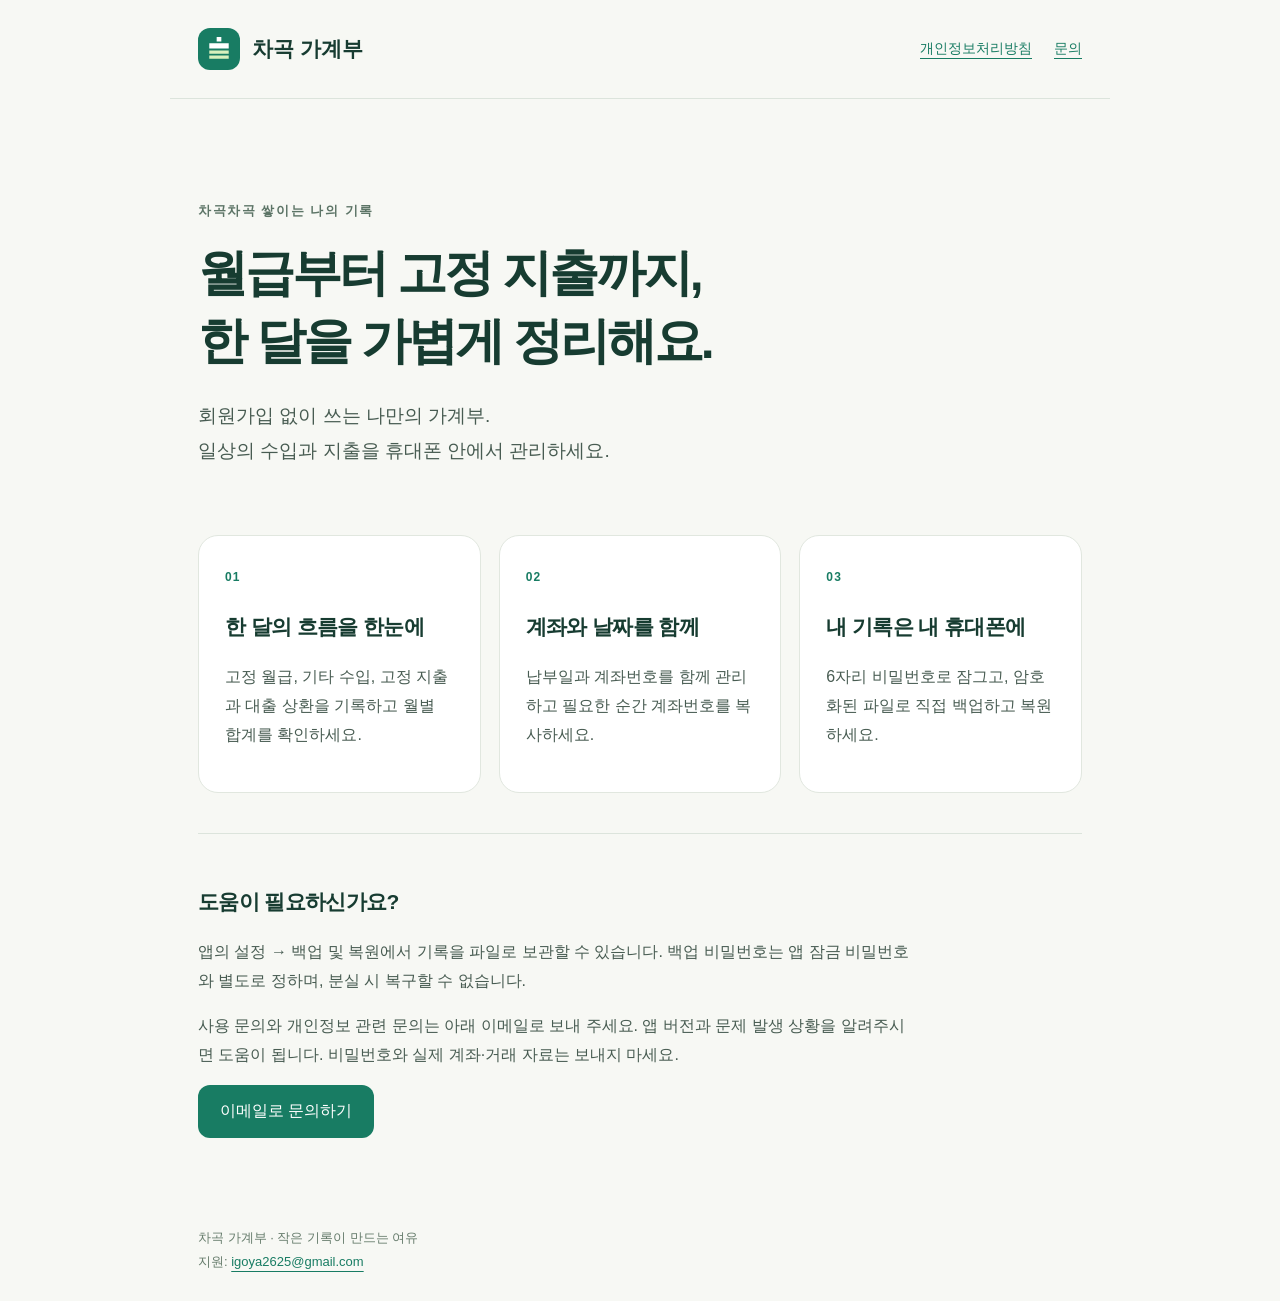
<file: index.html>
<!doctype html><html lang="ko"><head><meta charset="utf-8"><meta name="viewport" content="width=device-width,initial-scale=1"><title>사용 안내 | 차곡 가계부</title><meta name="description" content="차곡 가계부의 사용 안내, 개인정보처리방침과 고객지원입니다."><link rel="icon" href="icon.svg" type="image/svg+xml"><link rel="stylesheet" href="style.css"></head><body><header><a class="brand" href="index.html"><img src="icon.svg" alt="">차곡 가계부</a><nav><a href="privacy.html">개인정보처리방침</a><a href="index.html#support">문의</a></nav></header><main><section class="hero"><div class="eyebrow">차곡차곡 쌓이는 나의 기록</div><h1>월급부터 고정 지출까지,<br>한 달을 가볍게 정리해요.</h1><p class="lead">회원가입 없이 쓰는 나만의 가계부.<br>일상의 수입과 지출을 휴대폰 안에서 관리하세요.</p></section><div class="grid"><section class="card"><small>01</small><h2>한 달의 흐름을 한눈에</h2><p>고정 월급, 기타 수입, 고정 지출과 대출 상환을 기록하고 월별 합계를 확인하세요.</p></section><section class="card"><small>02</small><h2>계좌와 날짜를 함께</h2><p>납부일과 계좌번호를 함께 관리하고 필요한 순간 계좌번호를 복사하세요.</p></section><section class="card"><small>03</small><h2>내 기록은 내 휴대폰에</h2><p>6자리 비밀번호로 잠그고, 암호화된 파일로 직접 백업하고 복원하세요.</p></section></div><section class="contact" id="support"><h2>도움이 필요하신가요?</h2><p>앱의 설정 → 백업 및 복원에서 기록을 파일로 보관할 수 있습니다. 백업 비밀번호는 앱 잠금 비밀번호와 별도로 정하며, 분실 시 복구할 수 없습니다.</p><p>사용 문의와 개인정보 관련 문의는 아래 이메일로 보내 주세요. 앱 버전과 문제 발생 상황을 알려주시면 도움이 됩니다. 비밀번호와 실제 계좌·거래 자료는 보내지 마세요.</p><a class="button" href="mailto:igoya2625@gmail.com">이메일로 문의하기</a></section></main><footer>차곡 가계부 · 작은 기록이 만드는 여유<br>지원: <a href="mailto:igoya2625@gmail.com">igoya2625@gmail.com</a></footer></body></html>
</file>
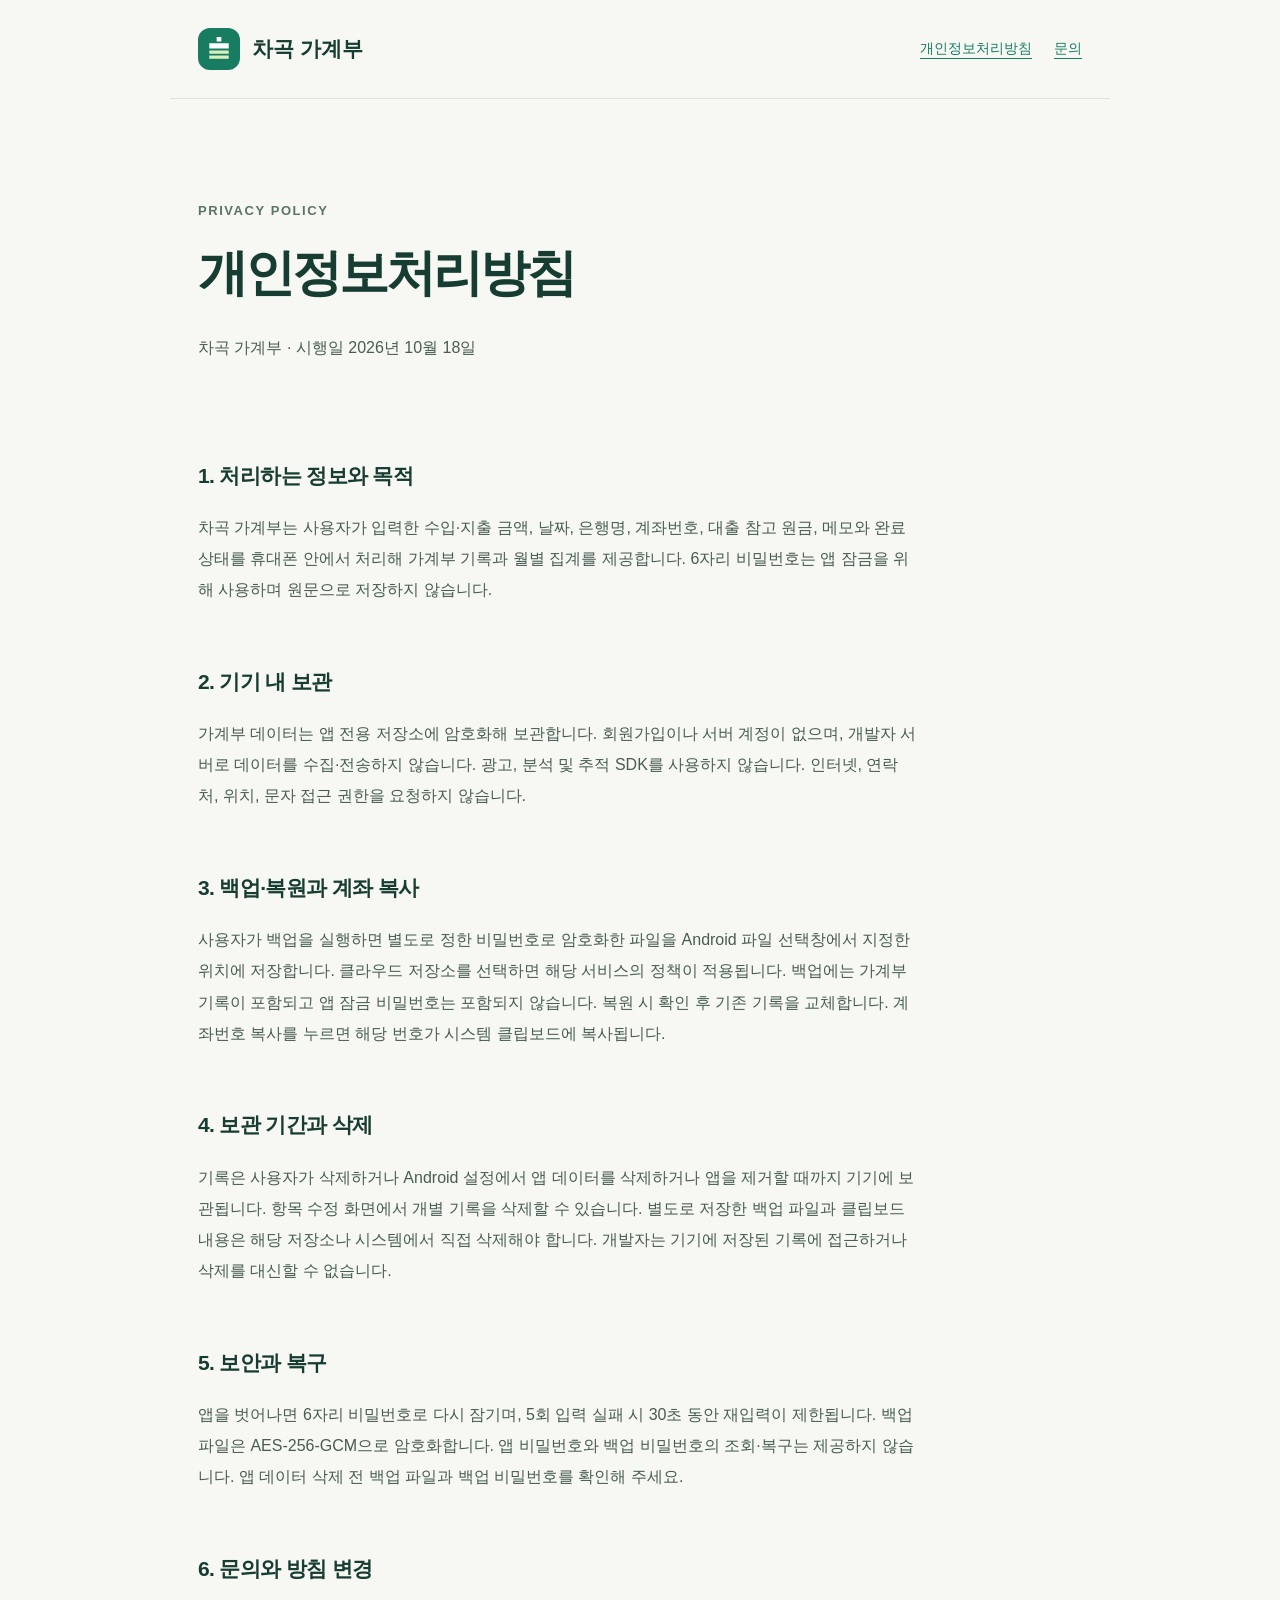
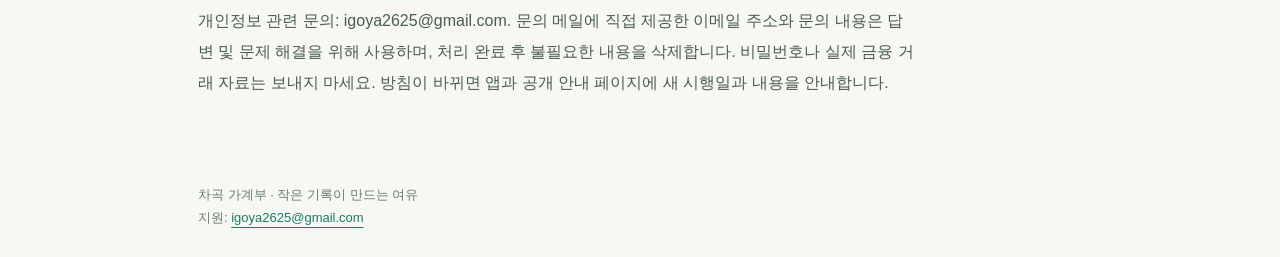
<file: privacy.html>
<!doctype html><html lang="ko"><head><meta charset="utf-8"><meta name="viewport" content="width=device-width,initial-scale=1"><title>개인정보처리방침 | 차곡 가계부</title><meta name="description" content="차곡 가계부의 사용 안내, 개인정보처리방침과 고객지원입니다."><link rel="icon" href="icon.svg" type="image/svg+xml"><link rel="stylesheet" href="style.css"></head><body><header><a class="brand" href="index.html"><img src="icon.svg" alt="">차곡 가계부</a><nav><a href="privacy.html">개인정보처리방침</a><a href="index.html#support">문의</a></nav></header><main><article><div class="hero"><div class="eyebrow">PRIVACY POLICY</div><h1>개인정보처리방침</h1><p>차곡 가계부 · 시행일 2026년 10월 18일</p></div><section><h2>1. 처리하는 정보와 목적</h2><p>차곡 가계부는 사용자가 입력한 수입·지출 금액, 날짜, 은행명, 계좌번호, 대출 참고 원금, 메모와 완료 상태를 휴대폰 안에서 처리해 가계부 기록과 월별 집계를 제공합니다. 6자리 비밀번호는 앱 잠금을 위해 사용하며 원문으로 저장하지 않습니다.</p></section><section><h2>2. 기기 내 보관</h2><p>가계부 데이터는 앱 전용 저장소에 암호화해 보관합니다. 회원가입이나 서버 계정이 없으며, 개발자 서버로 데이터를 수집·전송하지 않습니다. 광고, 분석 및 추적 SDK를 사용하지 않습니다. 인터넷, 연락처, 위치, 문자 접근 권한을 요청하지 않습니다.</p></section><section><h2>3. 백업·복원과 계좌 복사</h2><p>사용자가 백업을 실행하면 별도로 정한 비밀번호로 암호화한 파일을 Android 파일 선택창에서 지정한 위치에 저장합니다. 클라우드 저장소를 선택하면 해당 서비스의 정책이 적용됩니다. 백업에는 가계부 기록이 포함되고 앱 잠금 비밀번호는 포함되지 않습니다. 복원 시 확인 후 기존 기록을 교체합니다. 계좌번호 복사를 누르면 해당 번호가 시스템 클립보드에 복사됩니다.</p></section><section><h2>4. 보관 기간과 삭제</h2><p>기록은 사용자가 삭제하거나 Android 설정에서 앱 데이터를 삭제하거나 앱을 제거할 때까지 기기에 보관됩니다. 항목 수정 화면에서 개별 기록을 삭제할 수 있습니다. 별도로 저장한 백업 파일과 클립보드 내용은 해당 저장소나 시스템에서 직접 삭제해야 합니다. 개발자는 기기에 저장된 기록에 접근하거나 삭제를 대신할 수 없습니다.</p></section><section><h2>5. 보안과 복구</h2><p>앱을 벗어나면 6자리 비밀번호로 다시 잠기며, 5회 입력 실패 시 30초 동안 재입력이 제한됩니다. 백업 파일은 AES-256-GCM으로 암호화합니다. 앱 비밀번호와 백업 비밀번호의 조회·복구는 제공하지 않습니다. 앱 데이터 삭제 전 백업 파일과 백업 비밀번호를 확인해 주세요.</p></section><section><h2>6. 문의와 방침 변경</h2><p>개인정보 관련 문의: igoya2625@gmail.com. 문의 메일에 직접 제공한 이메일 주소와 문의 내용은 답변 및 문제 해결을 위해 사용하며, 처리 완료 후 불필요한 내용을 삭제합니다. 비밀번호나 실제 금융 거래 자료는 보내지 마세요. 방침이 바뀌면 앱과 공개 안내 페이지에 새 시행일과 내용을 안내합니다.</p></section></article></main><footer>차곡 가계부 · 작은 기록이 만드는 여유<br>지원: <a href="mailto:igoya2625@gmail.com">igoya2625@gmail.com</a></footer></body></html>
</file>
<file: style.css>
*{box-sizing:border-box}body{margin:0;background:#F7F8F4;color:#173C31;font-family:"Malgun Gothic",sans-serif;line-height:1.8}a{color:#187C63;text-underline-offset:5px}header,main,footer{max-width:940px;margin:auto;padding:28px}header{display:flex;align-items:center;justify-content:space-between;border-bottom:1px solid #dce4dc}.brand{display:flex;gap:12px;align-items:center;font-size:21px;font-weight:800;text-decoration:none;color:#173C31}.brand img{width:42px;height:42px;border-radius:12px}nav{display:flex;gap:22px;font-size:14px}.hero{padding:72px 0 48px}.eyebrow{font-size:13px;letter-spacing:.12em;color:#5c7466;font-weight:700}h1{font-size:clamp(32px,5vw,50px);line-height:1.35;letter-spacing:-.06em;margin:18px 0 24px}h2{font-size:21px;letter-spacing:-.03em}p{color:#485c52;max-width:720px}.lead{font-size:19px}.grid{display:grid;grid-template-columns:repeat(3,1fr);gap:18px}.card{padding:26px;background:#fff;border:1px solid #e1e7df;border-radius:20px}.card small{color:#187C63;font-size:12px;letter-spacing:.1em;font-weight:700}.contact{padding:32px 0;margin-top:40px;border-top:1px solid #dce4dc}article{max-width:760px}article section{padding:12px 0}article p{line-height:1.95}footer{font-size:13px;color:#657b6b}.button{display:inline-block;background:#187C63;color:white;padding:12px 22px;border-radius:12px;text-decoration:none}@media(max-width:650px){header,main,footer{padding:22px}.hero{padding:36px 0}.grid{grid-template-columns:1fr}nav{gap:12px}.brand{font-size:17px}nav a{font-size:12px}.card{padding:22px}}
</file>
